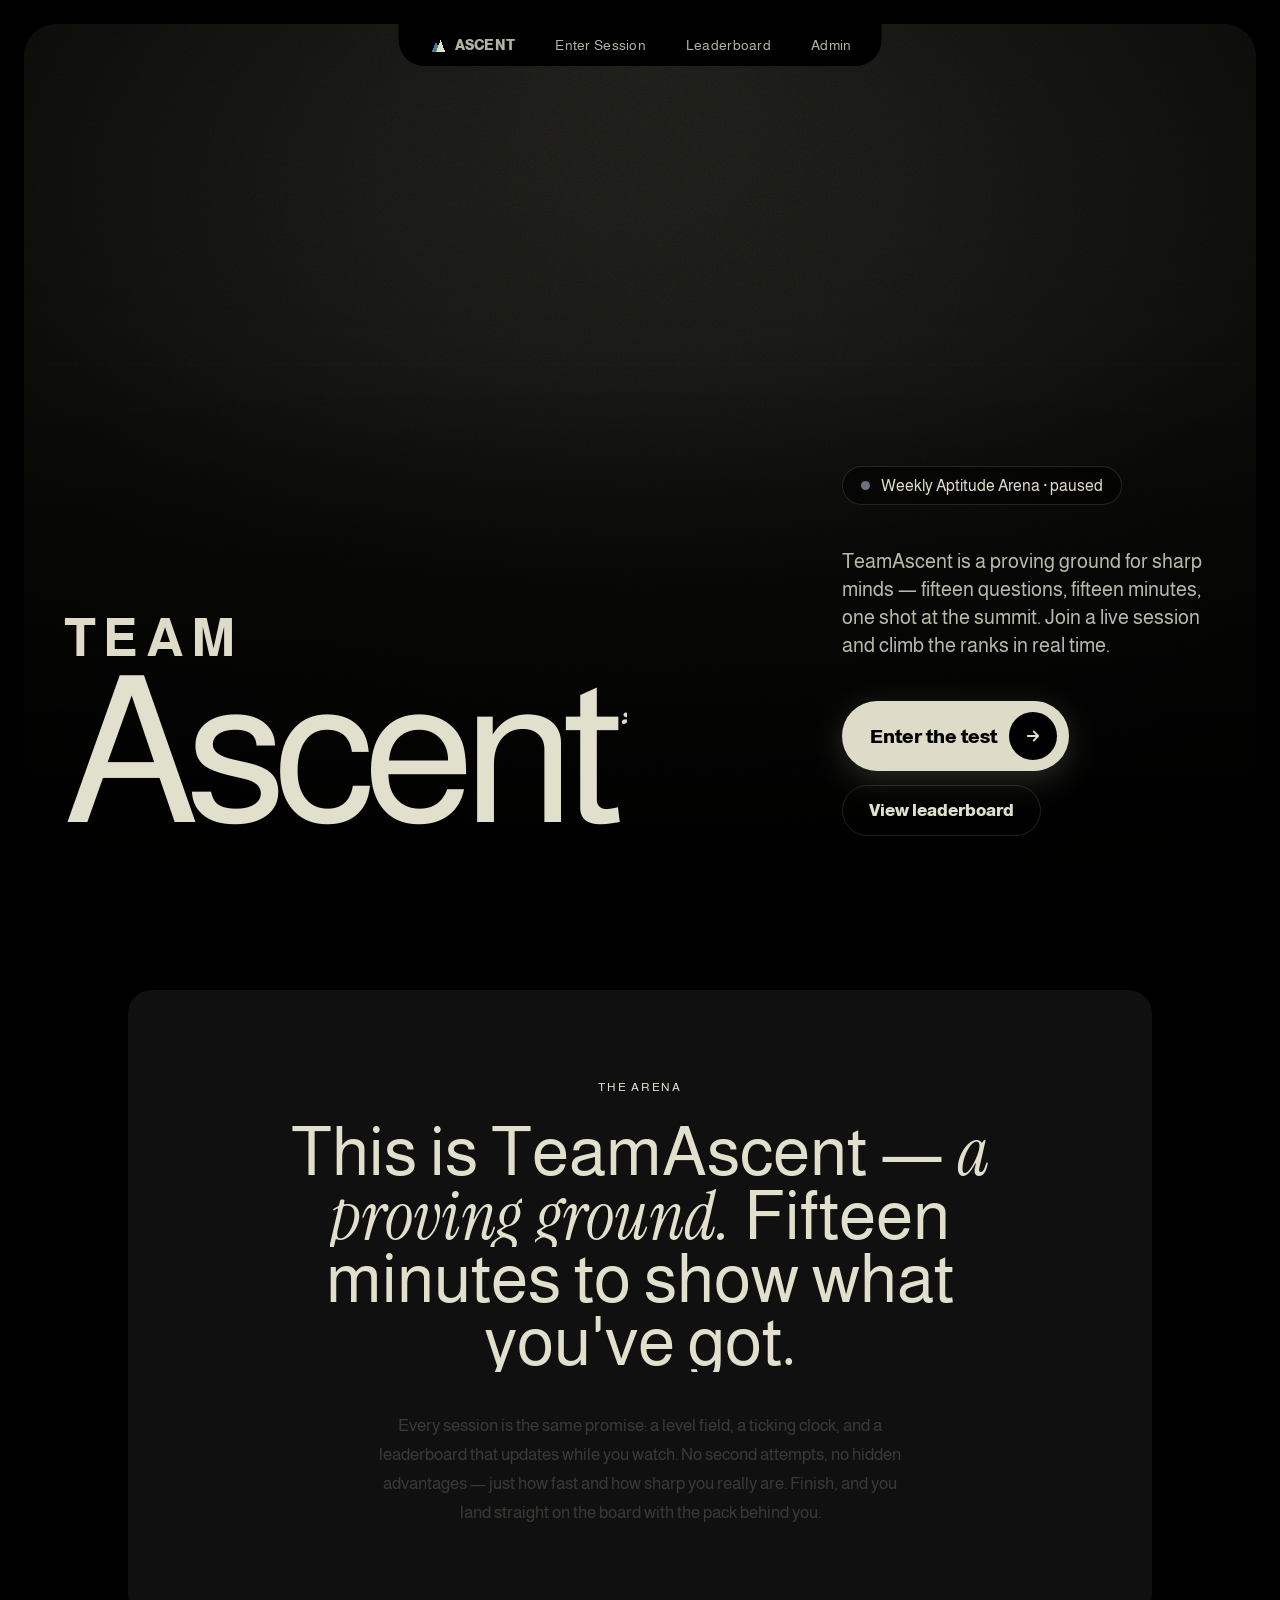
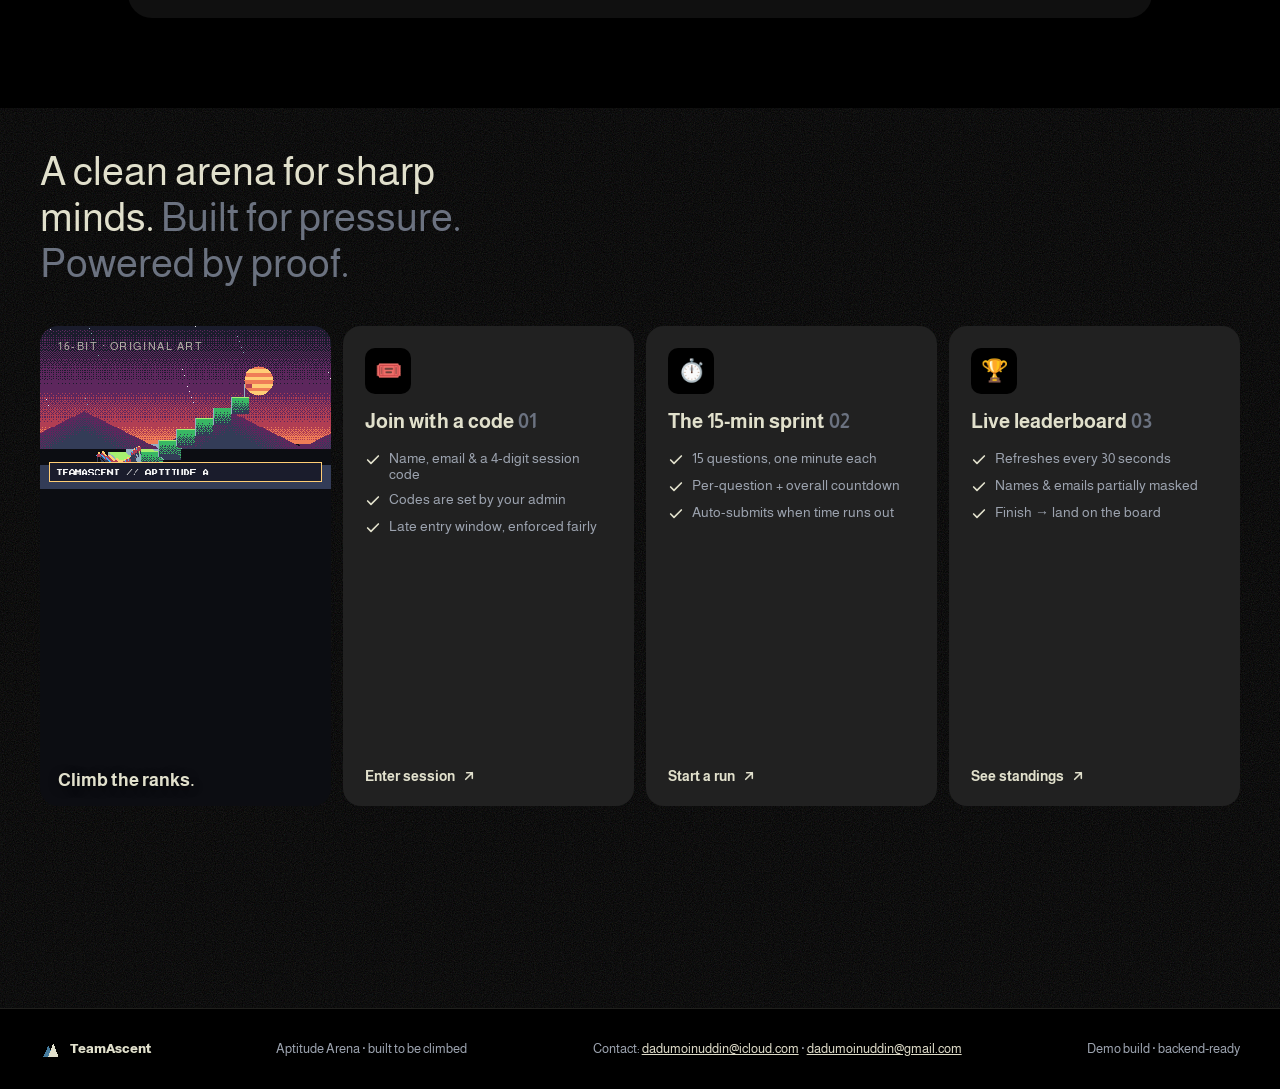
<file: index.html>
<!DOCTYPE html>
<html lang="en">
<head>
  <meta charset="UTF-8" />
  <meta name="viewport" content="width=device-width, initial-scale=1.0" />
  <title>TeamAscent · Aptitude Arena</title>
  <meta name="description" content="TeamAscent Aptitude Arena — 15 questions, 15 minutes, one shot at the summit. Climb the live leaderboard." />
  <link rel="icon" href="data:image/svg+xml,<svg xmlns='http://www.w3.org/2000/svg' viewBox='0 0 24 24'><polygon points='10,21 16,5 22,21' fill='%23E1E0CC'/><polygon points='4,21 10,8 16,21' fill='%23457b9d'/></svg>" />
  <link rel="stylesheet" href="css/prisma.css" />
</head>
<body>

  <!-- ===================== HERO ===================== -->
  <section class="hero">
    <div class="hero-frame">
      <video class="hero-video" id="hero-video" autoplay loop muted playsinline preload="auto">
        <source src="assets/hero-loop.mp4" type="video/mp4" />
      </video>
      <div class="hero-overlay noise-overlay"></div>
      <div class="hero-overlay grad"></div>

      <nav class="nav-pill">
        <a class="nav-brand" href="index.html">
          <svg viewBox="0 0 24 24" shape-rendering="crispEdges"><polygon points="4,21 10,8 16,21" fill="#457b9d"/><polygon points="10,21 16,5 22,21" fill="#E1E0CC"/></svg>
          ASCENT
        </a>
        <a href="join.html">Enter Session</a>
        <a href="leaderboard.html">Leaderboard</a>
        <a href="admin.html">Admin</a>
      </nav>

      <div class="hero-content">
        <h1 class="hero-huge pull" id="hero-title" data-text="Team Ascent" data-asterisk="1"></h1>
        <div class="hero-right">
          <div class="session-chip" id="session-chip" style="display:none;">
            <span class="dot"></span><span id="chip-text">Loading…</span>
          </div>
          <p class="hero-desc">
            TeamAscent is a proving ground for sharp minds — fifteen questions, fifteen
            minutes, one shot at the summit. Join a live session and climb the ranks in real time.
          </p>
          <div class="cta-row">
            <a href="join.html" class="cta">Enter the test
              <span class="circle">
                <svg width="18" height="18" viewBox="0 0 24 24" fill="none" stroke="currentColor" stroke-width="2.4" stroke-linecap="round" stroke-linejoin="round"><path d="M5 12h14M13 6l6 6-6 6"/></svg>
              </span>
            </a>
            <a href="leaderboard.html" class="cta cta-ghost">View leaderboard</a>
          </div>
        </div>
      </div>
    </div>
  </section>

  <!-- ===================== ABOUT ===================== -->
  <section class="about">
    <div class="about-card">
      <div class="about-label">The Arena</div>
      <h2 class="about-head" id="about-head"></h2>
      <p class="about-body" id="about-body">Every session is the same promise: a level field, a ticking clock, and a leaderboard that updates while you watch. No second attempts, no hidden advantages — just how fast and how sharp you really are. Finish, and you land straight on the board with the pack behind you.</p>
    </div>
  </section>

  <!-- ===================== FEATURES ===================== -->
  <section class="features">
    <div class="bg-noise"></div>
    <div class="features-inner">
      <h2 class="features-head" id="features-head"></h2>
      <div class="cards">

        <!-- Card 1: our original pixel art -->
        <div class="card card-media">
          <span class="cap-sub">16-bit · original art</span>
          <canvas id="hero-canvas" class="pix" aria-label="Pixel climber ascending to the summit"></canvas>
          <span class="cap">Climb the ranks.</span>
        </div>

        <!-- Card 2 -->
        <div class="card">
          <div class="card-ico">🎟️</div>
          <h3>Join with a code <span class="num">01</span></h3>
          <ul>
            <li><svg width="16" height="16" viewBox="0 0 24 24" fill="none" stroke="currentColor" stroke-width="2.5" stroke-linecap="round" stroke-linejoin="round"><path d="M20 6 9 17l-5-5"/></svg>Name, email & a 4-digit session code</li>
            <li><svg width="16" height="16" viewBox="0 0 24 24" fill="none" stroke="currentColor" stroke-width="2.5" stroke-linecap="round" stroke-linejoin="round"><path d="M20 6 9 17l-5-5"/></svg>Codes are set by your admin</li>
            <li><svg width="16" height="16" viewBox="0 0 24 24" fill="none" stroke="currentColor" stroke-width="2.5" stroke-linecap="round" stroke-linejoin="round"><path d="M20 6 9 17l-5-5"/></svg>Late entry window, enforced fairly</li>
          </ul>
          <a class="learn" href="join.html">Enter session
            <svg width="16" height="16" viewBox="0 0 24 24" fill="none" stroke="currentColor" stroke-width="2.4" stroke-linecap="round" stroke-linejoin="round"><path d="M5 12h14M13 6l6 6-6 6"/></svg></a>
        </div>

        <!-- Card 3 -->
        <div class="card">
          <div class="card-ico">⏱️</div>
          <h3>The 15-min sprint <span class="num">02</span></h3>
          <ul>
            <li><svg width="16" height="16" viewBox="0 0 24 24" fill="none" stroke="currentColor" stroke-width="2.5" stroke-linecap="round" stroke-linejoin="round"><path d="M20 6 9 17l-5-5"/></svg>15 questions, one minute each</li>
            <li><svg width="16" height="16" viewBox="0 0 24 24" fill="none" stroke="currentColor" stroke-width="2.5" stroke-linecap="round" stroke-linejoin="round"><path d="M20 6 9 17l-5-5"/></svg>Per-question + overall countdown</li>
            <li><svg width="16" height="16" viewBox="0 0 24 24" fill="none" stroke="currentColor" stroke-width="2.5" stroke-linecap="round" stroke-linejoin="round"><path d="M20 6 9 17l-5-5"/></svg>Auto-submits when time runs out</li>
          </ul>
          <a class="learn" href="join.html">Start a run
            <svg width="16" height="16" viewBox="0 0 24 24" fill="none" stroke="currentColor" stroke-width="2.4" stroke-linecap="round" stroke-linejoin="round"><path d="M5 12h14M13 6l6 6-6 6"/></svg></a>
        </div>

        <!-- Card 4 -->
        <div class="card">
          <div class="card-ico">🏆</div>
          <h3>Live leaderboard <span class="num">03</span></h3>
          <ul>
            <li><svg width="16" height="16" viewBox="0 0 24 24" fill="none" stroke="currentColor" stroke-width="2.5" stroke-linecap="round" stroke-linejoin="round"><path d="M20 6 9 17l-5-5"/></svg>Refreshes every 30 seconds</li>
            <li><svg width="16" height="16" viewBox="0 0 24 24" fill="none" stroke="currentColor" stroke-width="2.5" stroke-linecap="round" stroke-linejoin="round"><path d="M20 6 9 17l-5-5"/></svg>Names & emails partially masked</li>
            <li><svg width="16" height="16" viewBox="0 0 24 24" fill="none" stroke="currentColor" stroke-width="2.5" stroke-linecap="round" stroke-linejoin="round"><path d="M20 6 9 17l-5-5"/></svg>Finish → land on the board</li>
          </ul>
          <a class="learn" href="leaderboard.html">See standings
            <svg width="16" height="16" viewBox="0 0 24 24" fill="none" stroke="currentColor" stroke-width="2.4" stroke-linecap="round" stroke-linejoin="round"><path d="M5 12h14M13 6l6 6-6 6"/></svg></a>
        </div>

      </div>
    </div>
  </section>

  <!-- ===================== FOOTER ===================== -->
  <footer class="foot">
    <div class="foot-inner">
      <span class="foot-brand">
        <svg width="20" height="20" viewBox="0 0 24 24" shape-rendering="crispEdges"><polygon points="4,21 10,8 16,21" fill="#457b9d"/><polygon points="10,21 16,5 22,21" fill="#E1E0CC"/></svg>
        TeamAscent
      </span>
      <span>Aptitude Arena · built to be climbed</span>
      <span class="foot-contact">Contact: <a href="mailto:dadumoinuddin@icloud.com">dadumoinuddin@icloud.com</a> · <a href="mailto:dadumoinuddin@gmail.com">dadumoinuddin@gmail.com</a></span>
      <span>Demo build · backend-ready</span>
    </div>
  </footer>

  <script src="js/config.js"></script>
  <script src="js/util.js"></script>
  <script src="js/api.js"></script>
  <script src="js/pixelscene.js"></script>
  <script src="js/landing.js"></script>
</body>
</html>
</file>
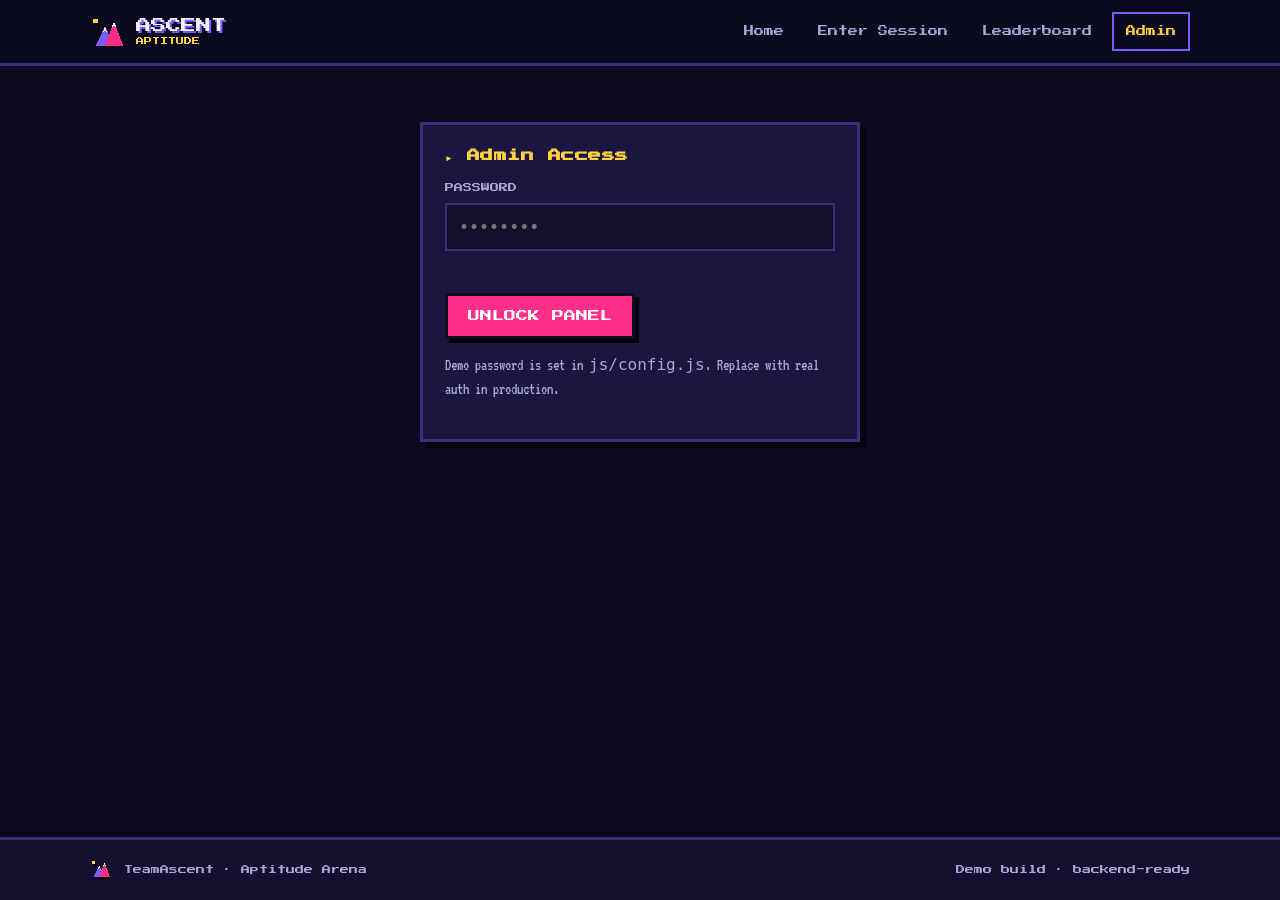
<file: admin.html>
<!DOCTYPE html>
<html lang="en">
<head>
  <meta charset="UTF-8" />
  <meta name="viewport" content="width=device-width, initial-scale=1.0" />
  <title>Admin · TeamAscent</title>
  <link rel="icon" href="data:image/svg+xml,<svg xmlns='http://www.w3.org/2000/svg' viewBox='0 0 24 24'><polygon points='10,21 16,5 22,21' fill='%23ff2e88'/><polygon points='4,21 10,8 16,21' fill='%237c5cff'/></svg>" />
  <link rel="stylesheet" href="css/pixel.css" />
</head>
<body>
  <header id="site-header"></header>

  <main class="section">
    <div class="container">

      <!-- LOGIN -->
      <section id="login-view" class="panel" style="max-width:440px;margin:0 auto;">
        <h1 class="panel-title">▸ Admin Access</h1>
        <form id="login-form" class="stack">
          <label class="field">
            <span>Password</span>
            <input id="admin-pass" type="password" placeholder="••••••••" autocomplete="off" />
          </label>
          <div class="error-text" id="login-error"></div>
          <button class="btn btn-primary" type="submit">Unlock Panel</button>
          <p class="hint">Demo password is set in <code>js/config.js</code>. Replace with real auth in production.</p>
        </form>
      </section>

      <!-- ADMIN APP -->
      <section id="admin-view" class="hidden">
        <div class="row space-between mb">
          <h1 style="font-size:16px;color:var(--accent-3);margin:0;">⚙ Control Panel</h1>
          <button class="btn btn-sm btn-ghost" id="logout-btn">Log out</button>
        </div>

        <div class="tabs">
          <button class="tab is-active" data-tab="questions">Questions</button>
          <button class="tab" data-tab="sessions">Sessions</button>
          <button class="tab" data-tab="participants">Participants</button>
        </div>

        <!-- QUESTIONS TAB -->
        <div class="tab-panel" data-panel="questions">
          <div class="panel">
            <div class="row space-between">
              <h2 class="panel-title" style="margin:0;">Question Bank</h2>
              <span class="pill" id="q-count">0 questions</span>
            </div>
            <div id="q-list" class="mt"></div>
          </div>

          <div class="panel">
            <h2 class="panel-title" id="q-form-title">Add Question</h2>
            <form id="q-form" class="stack">
              <input type="hidden" id="q-id" />
              <label class="field"><span>Question</span>
                <textarea id="q-text" maxlength="300" placeholder="Type the question…" required></textarea>
              </label>
              <div class="grid grid-2">
                <label class="field"><span>Option A</span><input id="q-o0" maxlength="120" required /></label>
                <label class="field"><span>Option B</span><input id="q-o1" maxlength="120" required /></label>
                <label class="field"><span>Option C</span><input id="q-o2" maxlength="120" required /></label>
                <label class="field"><span>Option D</span><input id="q-o3" maxlength="120" required /></label>
              </div>
              <label class="field"><span>Correct Answer</span>
                <select id="q-correct">
                  <option value="0">A</option><option value="1">B</option>
                  <option value="2">C</option><option value="3">D</option>
                </select>
              </label>
              <div class="row">
                <button class="btn btn-primary" type="submit" id="q-save">Save Question</button>
                <button class="btn btn-ghost" type="button" id="q-cancel" style="display:none;">Cancel edit</button>
              </div>
            </form>
          </div>

          <div class="panel">
            <h2 class="panel-title">Bulk Import</h2>
            <p class="inline-note mb">One question per line:<br>
              <code>Question | A | B | C | D | correct(1-4)</code></p>
            <textarea id="bulk-text" placeholder="What is 2+2? | 3 | 4 | 5 | 6 | 2"></textarea>
            <label class="row mt" style="gap:8px;">
              <input type="checkbox" id="bulk-replace" style="width:auto;" />
              <span class="hint">Replace entire bank (otherwise append)</span>
            </label>
            <div class="row mt">
              <button class="btn btn-accent" id="bulk-btn">Import</button>
            </div>
            <div class="error-text mt" id="bulk-error"></div>
          </div>
        </div>

        <!-- SESSIONS TAB -->
        <div class="tab-panel hidden" data-panel="sessions">
          <div class="panel">
            <div class="row space-between">
              <h2 class="panel-title" style="margin:0;">Sessions</h2>
              <span class="row-actions">
                <button class="btn btn-sm btn-danger" id="pause-all">⏸ Pause all</button>
                <button class="btn btn-sm btn-accent" id="resume-all">▶ Resume all</button>
              </span>
            </div>
            <div id="s-list" class="mt"></div>
          </div>

          <div class="panel">
            <h2 class="panel-title" id="s-form-title">New Session</h2>
            <form id="s-form" class="stack">
              <input type="hidden" id="s-id" />
              <div class="grid grid-2">
                <label class="field"><span>Title</span><input id="s-title" maxlength="50" placeholder="Weekly Aptitude Arena" required /></label>
                <label class="field"><span>5-Char Code (letters/digits)</span><input id="s-code" class="code-input" autocapitalize="characters" maxlength="5" placeholder="ASC01" required /></label>
                <label class="field"><span>Start Time</span><input id="s-start" type="datetime-local" required /></label>
                <label class="field"><span>Test Duration / Participant (min)</span><input id="s-duration" type="number" min="1" max="240" value="15" /></label>
                <label class="field"><span>Seconds / Question</span><input id="s-perq" type="number" min="5" max="600" value="60" /></label>
                <label class="field"><span>Join Window (min)</span><input id="s-join" type="number" min="1" max="600" value="90" /></label>
                <label class="field"><span>Close After (hours)</span><input id="s-close" type="number" min="1" max="72" value="3" /></label>
              </div>
              <div class="row">
                <button class="btn btn-primary" type="submit">Save Session</button>
                <button class="btn btn-accent" type="button" id="s-startnow">Set start = now</button>
                <button class="btn btn-ghost" type="button" id="s-cancel" style="display:none;">Cancel edit</button>
              </div>
            </form>
          </div>
        </div>

        <!-- PARTICIPANTS TAB -->
        <div class="tab-panel hidden" data-panel="participants">
          <div class="panel">
            <div class="row space-between">
              <h2 class="panel-title" style="margin:0;">Participants</h2>
              <select id="p-session" style="max-width:280px;"></select>
            </div>
            <div id="p-list" class="mt"></div>
          </div>
        </div>

      </section>
    </div>
  </main>

  <footer id="site-footer"></footer>

  <script src="js/config.js"></script>
  <script src="js/util.js"></script>
  <script src="js/api.js"></script>
  <script src="js/admin.js"></script>
</body>
</html>
</file>
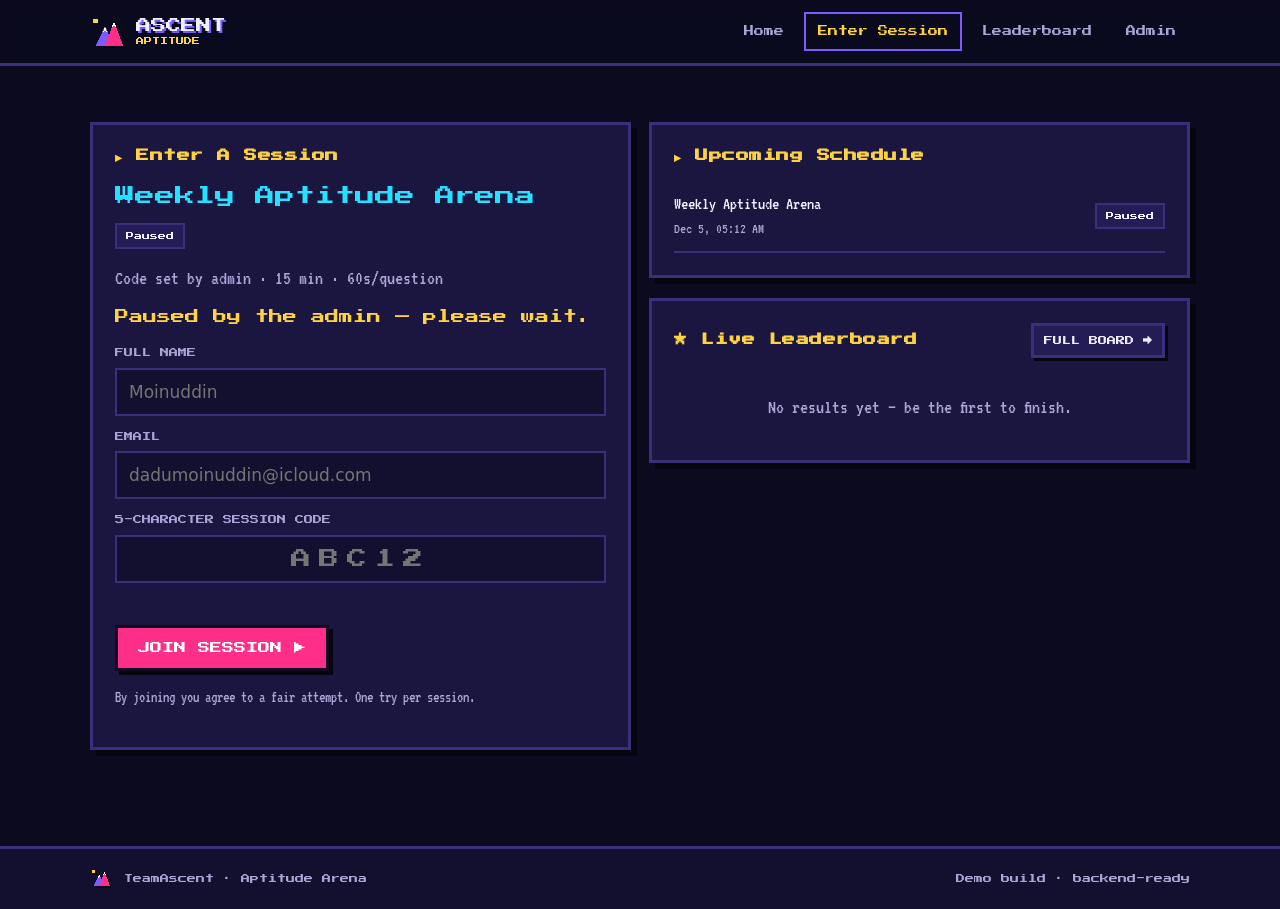
<file: join.html>
<!DOCTYPE html>
<html lang="en">
<head>
  <meta charset="UTF-8" />
  <meta name="viewport" content="width=device-width, initial-scale=1.0" />
  <title>Enter Session · TeamAscent</title>
  <link rel="icon" href="data:image/svg+xml,<svg xmlns='http://www.w3.org/2000/svg' viewBox='0 0 24 24'><polygon points='10,21 16,5 22,21' fill='%23ff2e88'/><polygon points='4,21 10,8 16,21' fill='%237c5cff'/></svg>" />
  <link rel="stylesheet" href="css/pixel.css" />
</head>
<body>
  <header id="site-header"></header>

  <main class="section">
    <div class="container">
      <div class="grid grid-2">

        <!-- LEFT: join form + countdown -->
        <div>
          <div class="panel">
            <h1 class="panel-title">▸ Enter A Session</h1>
            <div id="session-banner" class="stack mb"></div>

            <form id="join-form" class="stack" autocomplete="off">
              <label class="field">
                <span>Full Name</span>
                <input id="f-name" type="text" maxlength="40" placeholder="Moinuddin" required />
              </label>
              <label class="field">
                <span>Email</span>
                <input id="f-email" type="email" maxlength="60" placeholder="dadumoinuddin@icloud.com" required />
              </label>
              <label class="field">
                <span>5-Character Session Code</span>
                <input id="f-code" class="code-input" autocapitalize="characters" maxlength="5" placeholder="ABC12" required />
              </label>
              <div class="error-text" id="join-error"></div>
              <button type="submit" class="btn btn-primary" id="join-btn">Join Session ▶</button>
              <p class="hint">By joining you agree to a fair attempt. One try per session.</p>
            </form>
          </div>
        </div>

        <!-- RIGHT: schedule + mini leaderboard -->
        <div class="stack">
          <div class="panel">
            <h2 class="panel-title">▸ Upcoming Schedule</h2>
            <div id="schedule"><p class="muted">Loading…</p></div>
          </div>

          <div class="panel">
            <div class="row space-between">
              <h2 class="panel-title" style="margin:0;">★ Live Leaderboard</h2>
              <a href="leaderboard.html" class="btn btn-sm btn-ghost">Full Board →</a>
            </div>
            <ol class="mini-board mt" id="mini-board">
              <li class="mini-empty">No results yet.</li>
            </ol>
          </div>
        </div>

      </div>
    </div>
  </main>

  <footer id="site-footer"></footer>

  <script src="js/config.js"></script>
  <script src="js/util.js"></script>
  <script src="js/api.js"></script>
  <script src="js/join.js"></script>
</body>
</html>
</file>
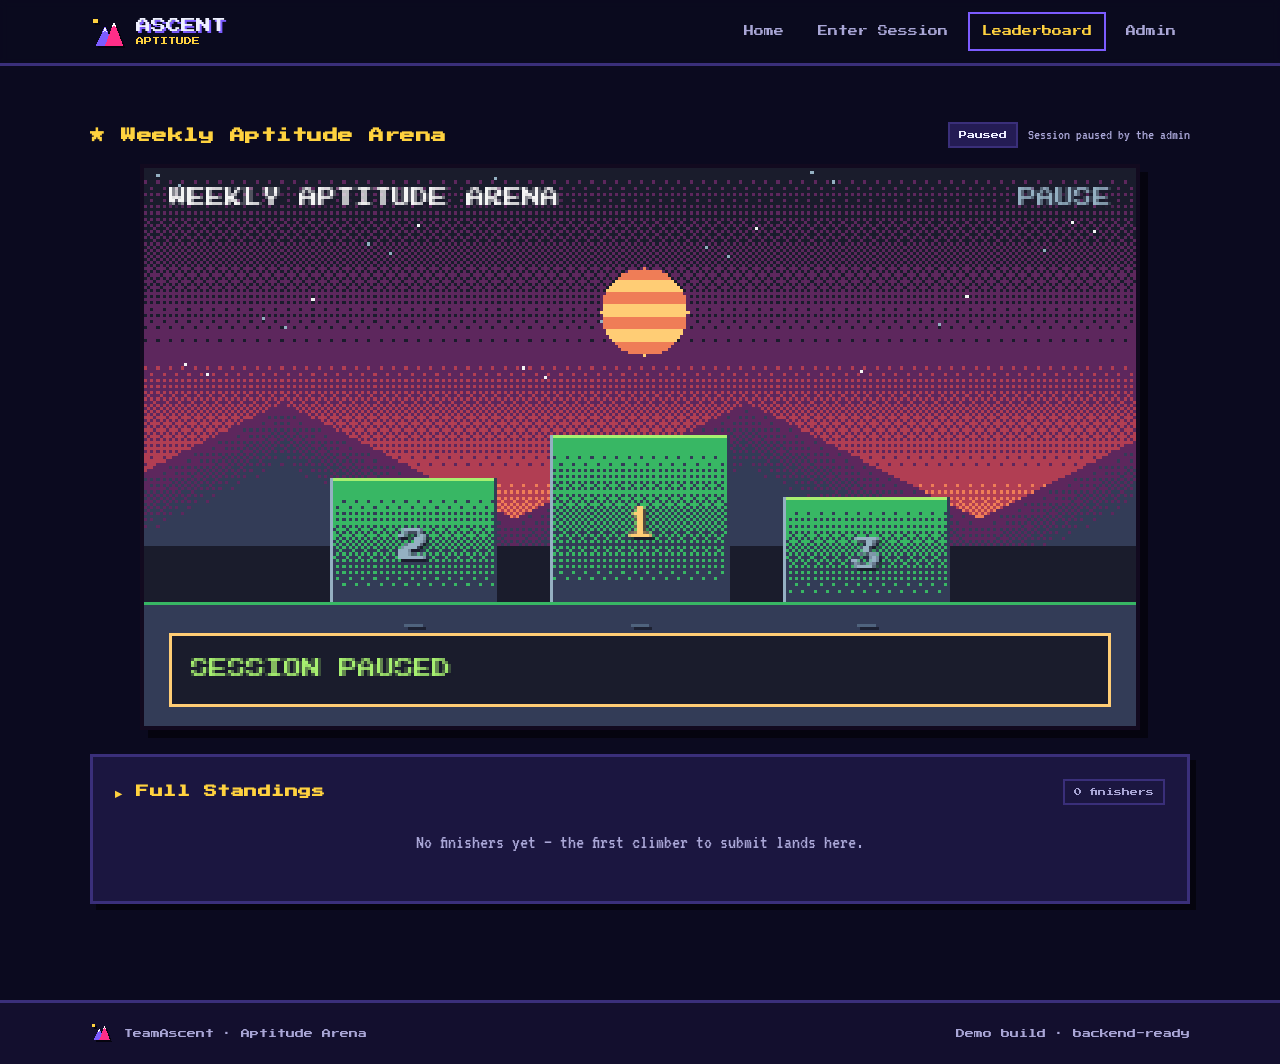
<file: leaderboard.html>
<!DOCTYPE html>
<html lang="en">
<head>
  <meta charset="UTF-8" />
  <meta name="viewport" content="width=device-width, initial-scale=1.0" />
  <title>Standings · TeamAscent</title>
  <link rel="icon" href="data:image/svg+xml,<svg xmlns='http://www.w3.org/2000/svg' viewBox='0 0 24 24'><polygon points='10,21 16,5 22,21' fill='%23ff2e88'/><polygon points='4,21 10,8 16,21' fill='%237c5cff'/></svg>" />
  <link rel="stylesheet" href="css/pixel.css" />
  <style>
    .board-head { display:flex; justify-content:space-between; align-items:center; gap:14px; flex-wrap:wrap; margin-bottom:16px; }
    .board-head h1 { font-size:15px; color:var(--accent-3); margin:0; }
    #board-frame {
      border:4px solid #120a1f; box-shadow:8px 8px 0 var(--shadow);
      background:#1a1c2c; line-height:0; max-width:1000px; margin:0 auto 24px;
    }
    #board-canvas { display:block; width:100%; height:auto; image-rendering:pixelated; image-rendering:crisp-edges; }
    .lb-list { list-style:none; margin:0; padding:0; }
    .lb-row {
      display:grid; grid-template-columns:48px 1fr 70px; gap:12px; align-items:center;
      padding:12px 8px; border-bottom:2px solid var(--border);
    }
    .lb-row.me { background:#2d2550; }
    .lb-rank { font-family:var(--font-pixel); font-size:13px; color:var(--accent-3); }
    .lb-name { font-size:19px; }
    .lb-name .you { font-family:var(--font-pixel); font-size:8px; color:#06121a; background:var(--cyan); padding:2px 6px; margin-left:8px; }
    .lb-email { color:var(--ink-dim); font-size:15px; margin-top:2px; }
    .lb-tabs { font-family:var(--font-pixel); font-size:8px; color:var(--ink-dim); margin-top:5px; }
    .lb-tabs.warn { color:var(--red); }
    .lb-score { font-family:var(--font-pixel); font-size:14px; color:var(--cyan); text-align:right; }
    .lb-top1 .lb-score { color:var(--accent-3); }
    .lb-empty { text-align:center; color:var(--ink-dim); padding:22px 0; }
    @media (max-width:640px){
      .lb-row{ grid-template-columns:38px 1fr 56px; }
      .lb-email{ display:none; }
    }
  </style>
</head>
<body>
  <header id="site-header"></header>

  <main class="section">
    <div class="container">
      <div class="board-head">
        <h1 id="board-title">★ Standings</h1>
        <div class="row" style="gap:10px;">
          <span class="pill" id="board-status">—</span>
          <span class="muted" id="board-sub" style="font-size:15px;"></span>
        </div>
      </div>

      <div id="board-frame">
        <canvas id="board-canvas" aria-label="Pixel-art leaderboard podium"></canvas>
      </div>

      <div class="panel">
        <div class="row space-between">
          <h2 class="panel-title" style="margin:0;">▸ Full Standings</h2>
          <span class="pill" id="finisher-count">0 finishers</span>
        </div>
        <ol class="lb-list mt" id="lb-list">
          <li class="lb-empty">Loading…</li>
        </ol>
      </div>
    </div>
  </main>

  <footer id="site-footer"></footer>

  <script src="js/config.js"></script>
  <script src="js/util.js"></script>
  <script src="js/api.js"></script>
  <script src="js/leaderboard.js"></script>
</body>
</html>
</file>
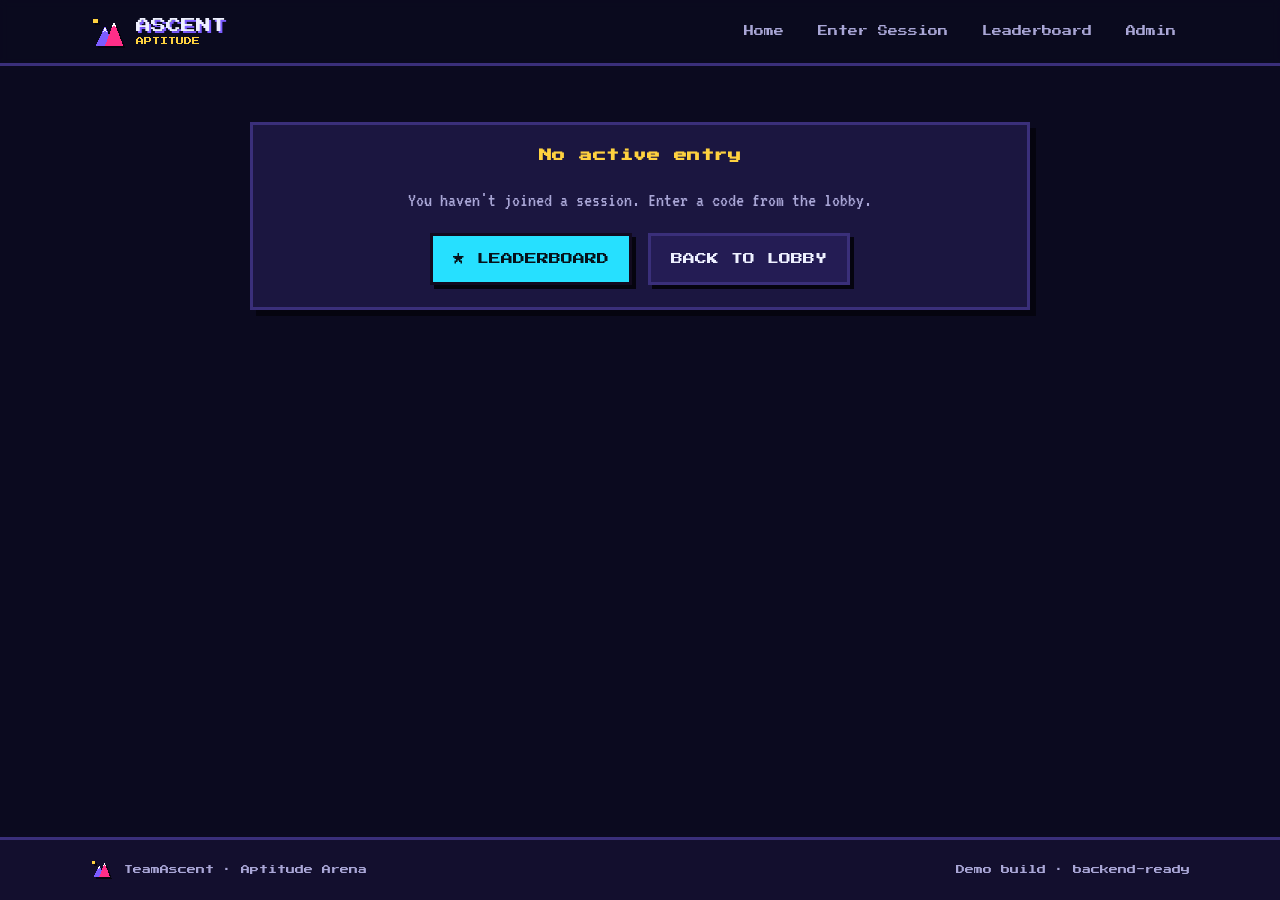
<file: test.html>
<!DOCTYPE html>
<html lang="en">
<head>
  <meta charset="UTF-8" />
  <meta name="viewport" content="width=device-width, initial-scale=1.0" />
  <title>Arena · TeamAscent</title>
  <link rel="icon" href="data:image/svg+xml,<svg xmlns='http://www.w3.org/2000/svg' viewBox='0 0 24 24'><polygon points='10,21 16,5 22,21' fill='%23ff2e88'/><polygon points='4,21 10,8 16,21' fill='%237c5cff'/></svg>" />
  <link rel="stylesheet" href="css/pixel.css" />
</head>
<body>
  <header id="site-header"></header>

  <main class="section">
    <div class="container" style="max-width:780px;">

      <!-- WAITING ROOM -->
      <section id="view-wait" class="panel center hidden">
        <h1 class="panel-title">▸ Waiting Room</h1>
        <p id="wait-title" class="big-num mb"></p>
        <p class="muted mb">The test unlocks automatically when the timer hits zero.</p>
        <div id="wait-countdown" class="countdown cd-big"></div>
        <p id="wait-note" class="muted mt"></p>
      </section>

      <!-- TEST -->
      <section id="view-test" class="hidden">
        <div class="test-top">
          <span class="pill pill-live" id="q-counter">Q 1 / 15</span>
          <div class="row" style="gap:10px;">
            <span class="netping" id="netping" title="Your connection to the server">● -- ms</span>
            <div class="qtimer" id="q-timer">01:00</div>
          </div>
        </div>
        <div class="progress-track"><div class="progress-fill" id="q-progress"></div></div>

        <div class="panel mt">
          <p class="qtext" id="q-text">…</p>
          <div class="options" id="q-options"></div>
          <div class="row space-between mt">
            <span class="muted" id="q-session-timer">Session: --:--</span>
            <button class="btn btn-accent" id="q-next">Next ▶</button>
          </div>
        </div>
      </section>

      <!-- CLOSED / INFO -->
      <section id="view-info" class="panel center hidden">
        <h1 class="panel-title" id="info-title">▸ Notice</h1>
        <p id="info-msg" class="muted mb"></p>
        <div class="hero-cta" style="justify-content:center;">
          <a href="leaderboard.html" class="btn btn-accent">★ Leaderboard</a>
          <a href="join.html" class="btn btn-ghost">Back to Lobby</a>
        </div>
      </section>

    </div>
  </main>

  <footer id="site-footer"></footer>

  <!-- Proctor warning overlay -->
  <div id="proctor-overlay" class="proctor-overlay hidden">
    <div class="proctor-box">
      <div class="proctor-icon">⚠</div>
      <h2 id="proctor-title">Stay on the test</h2>
      <p id="proctor-msg">Leaving the test window is not allowed during a live session. Your timer keeps running.</p>
      <div class="strikes" id="strikes"></div>
      <button class="btn btn-primary" id="proctor-resume">Return to test</button>
    </div>
  </div>

  <script src="js/config.js"></script>
  <script src="js/util.js"></script>
  <script src="js/api.js"></script>
  <script src="js/test.js"></script>
</body>
</html>
</file>
<file: css/prisma.css>
/* =============================================================
   TeamAscent — Landing: cinematic / cream (Prisma-inspired)
   Vanilla, mobile-first, dependency-free.
   ============================================================= */

@import url('https://fonts.googleapis.com/css2?family=Almarai:wght@300;400;700;800&family=Instrument+Serif:ital@1&family=Press+Start+2P&display=swap');

:root {
  --bg: #000000;
  --card: #101010;
  --card-2: #212121;
  --cream: #E1E0CC;
  --cream-2: #DEDBC8;
  --muted: #9ca3af;   /* gray-400 */
  --muted-2: #6b7280; /* gray-500 */
  --rule: rgba(225,224,204,0.14);
}

* { box-sizing: border-box; }
html { scroll-behavior: smooth; -webkit-text-size-adjust: 100%; }
body {
  margin: 0; background: var(--bg); color: var(--cream);
  font-family: 'Almarai', -apple-system, BlinkMacSystemFont, 'Segoe UI', Roboto, sans-serif;
  font-weight: 400; overflow-x: hidden;
}
a { color: inherit; text-decoration: none; }
.serif { font-family: 'Instrument Serif', serif; font-style: italic; font-weight: 400; }

/* Noise textures (inline SVG feTurbulence) */
.noise-overlay {
  background-image: url("data:image/svg+xml,%3Csvg xmlns='http://www.w3.org/2000/svg'%3E%3Cfilter id='n'%3E%3CfeTurbulence type='fractalNoise' baseFrequency='0.85' numOctaves='3' stitchTiles='stitch'/%3E%3C/filter%3E%3Crect width='100%25' height='100%25' filter='url(%23n)'/%3E%3C/svg%3E");
}
.bg-noise {
  background-image: url("data:image/svg+xml,%3Csvg xmlns='http://www.w3.org/2000/svg'%3E%3Cfilter id='n'%3E%3CfeTurbulence type='fractalNoise' baseFrequency='0.9' numOctaves='4' stitchTiles='stitch'/%3E%3C/filter%3E%3Crect width='100%25' height='100%25' filter='url(%23n)'/%3E%3C/svg%3E");
}

.wrap { width: min(1280px, 100%); margin: 0 auto; }

/* ============================ HERO ============================ */
.hero {
  min-height: 100vh; min-height: 100svh; padding: 14px;
}
@media (min-width: 768px) { .hero { padding: 24px; } }

.hero-frame {
  position: relative; width: 100%; height: calc(100svh - 28px);
  border-radius: 20px; overflow: hidden;
  background: radial-gradient(120% 120% at 50% 0%, #2a2a24 0%, #0a0a08 55%, #000 100%);
}
@media (min-width: 768px) { .hero-frame { height: calc(100svh - 48px); border-radius: 32px; } }

.hero-video {
  position: absolute; inset: 0; width: 100%; height: 100%;
  object-fit: cover; opacity: 0; transition: opacity 1s linear; z-index: 0;
  will-change: opacity;
}
.hero-overlay { position: absolute; inset: 0; z-index: 1; pointer-events: none; }
.hero-overlay.noise-overlay { opacity: 0.7; mix-blend-mode: overlay; }
.hero-overlay.grad {
  background: linear-gradient(180deg, rgba(0,0,0,0.35) 0%, rgba(0,0,0,0) 40%, rgba(0,0,0,0.75) 100%);
}

/* Navbar pill (hangs from top) */
.nav-pill {
  position: absolute; top: 0; left: 50%; transform: translateX(-50%); z-index: 5;
  background: #000; border-radius: 0 0 18px 18px;
  padding: 10px 18px; display: flex; gap: 14px; align-items: center;
  max-width: 94%;
}
@media (min-width: 768px) { .nav-pill { padding: 12px 30px; gap: 40px; border-radius: 0 0 26px 26px; } }
.nav-pill a {
  font-size: 11px; letter-spacing: .02em; color: rgba(225,224,204,0.8);
  white-space: nowrap; transition: color .2s;
}
@media (min-width: 768px) { .nav-pill a { font-size: 14px; } }
.nav-pill a:hover, .nav-pill a.active { color: var(--cream); }
.nav-brand { display: flex; align-items: center; gap: 8px; font-weight: 800; }
.nav-brand svg { width: 18px; height: 18px; }

/* Hero content bottom-aligned */
.hero-content {
  position: absolute; left: 0; right: 0; bottom: 0; z-index: 4;
  padding: 24px; display: grid; grid-template-columns: 1fr; gap: 18px;
}
@media (min-width: 900px) {
  .hero-content { grid-template-columns: 8fr 4fr; align-items: end; padding: 40px; gap: 30px; }
}
.hero-huge {
  font-weight: 500; line-height: 0.82; letter-spacing: -0.06em; color: var(--cream);
  font-size: 23vw; margin: 0; position: relative;
  display: flex; flex-direction: column; align-items: flex-start;
}
@media (min-width: 640px) { .hero-huge { font-size: 22vw; } }
@media (min-width: 900px) { .hero-huge { font-size: 19vw; } }
@media (min-width: 1280px) { .hero-huge { font-size: 16vw; } }
.hero-huge .star {
  font-size: 0.28em; vertical-align: super; margin-left: 0.04em; color: var(--cream-2);
}
/* "Team" — small label stacked above the giant word */
.hero-huge .pre {
  display: block; font-size: 0.26em; font-weight: 700;
  letter-spacing: 0.14em; text-transform: uppercase;
  color: var(--cream-2); margin-bottom: 0.08em; line-height: 1;
}
.hero-right { display: flex; flex-direction: column; gap: 22px; }
.hero-desc {
  color: rgba(225,224,204,0.82); font-size: 17px; line-height: 1.35; max-width: 44ch;
}
@media (min-width: 768px) { .hero-desc { font-size: 20px; line-height: 1.4; } }

/* Word pull-up animation */
.pull .word { display: inline-block; overflow: hidden; vertical-align: top; }
.pull .word .inner {
  display: inline-block; transform: translateY(1.05em); opacity: 0;
  transition: transform .7s cubic-bezier(.16,1,.3,1), opacity .7s;
}
.pull.in .word .inner { transform: translateY(0); opacity: 1; }

/* CTA */
.cta-row { display: flex; gap: 14px; flex-wrap: wrap; }
.cta {
  display: inline-flex; align-items: center; gap: 12px;
  background: var(--cream-2); color: #000; border-radius: 999px;
  padding: 11px 12px 11px 28px; font-weight: 800; font-size: 19px;
  transition: gap .2s, transform .2s, box-shadow .2s;
  box-shadow: 0 8px 30px rgba(222,219,200,0.18);
}
.cta:hover { gap: 18px; transform: translateY(-1px); box-shadow: 0 12px 36px rgba(222,219,200,0.28); }
.cta .circle {
  width: 48px; height: 48px; border-radius: 50%; background: #000; color: var(--cream);
  display: grid; place-items: center; transition: transform .2s;
}
.cta:hover .circle { transform: scale(1.1); }
.cta-ghost {
  background: transparent; color: var(--cream); border: 1.5px solid var(--rule);
  padding: 15px 26px; font-size: 17px; box-shadow: none;
}
.cta-ghost:hover { border-color: var(--cream); box-shadow: none; }
@media (max-width: 560px) {
  .cta-row { flex-direction: column; align-items: stretch; }
  .cta { justify-content: space-between; font-size: 20px; }
  .cta-ghost { justify-content: center; }
}

/* Live session chip */
.session-chip {
  display: inline-flex; align-items: center; gap: 11px; align-self: flex-start;
  background: rgba(0,0,0,0.55); border: 1px solid var(--rule); border-radius: 999px;
  padding: 10px 18px; font-size: 16px; color: var(--cream-2);
}
.session-chip .dot { width: 9px; height: 9px; border-radius: 50%; background: #d62828; animation: blip 1.4s infinite; }
.session-chip.soon .dot { background: #e8b64a; }
.session-chip.closed .dot { background: var(--muted-2); animation: none; }
@keyframes blip { 0%,100%{opacity:1} 50%{opacity:.25} }
.session-chip b { font-variant-numeric: tabular-nums; }

/* ============================ ABOUT ============================ */
.about { background: var(--bg); padding: 90px 16px; }
.about-card {
  background: var(--card); border-radius: 24px; max-width: 1024px; margin: 0 auto;
  text-align: center; padding: 60px 24px;
}
@media (min-width: 768px) { .about-card { padding: 90px 50px; } }
.about-label { color: var(--cream); font-size: 11px; letter-spacing: .14em; text-transform: uppercase; margin-bottom: 26px; }
@media (min-width: 640px) { .about-label { font-size: 12px; } }
.about-head {
  font-size: clamp(30px, 6vw, 68px); line-height: 0.92; max-width: 22ch; margin: 0 auto;
  font-weight: 400;
}
.about-head .serif { color: var(--cream); }
.about-body {
  color: var(--cream-2); font-size: 14px; line-height: 1.7; max-width: 60ch;
  margin: 40px auto 0; overflow-wrap: break-word; word-break: normal; white-space: normal;
}
@media (min-width: 768px) { .about-body { font-size: 17px; } }
.about-body .char { transition: opacity .1s linear; }

/* ============================ FEATURES ============================ */
.features { position: relative; background: var(--bg); padding: 40px 16px 110px; min-height: 100vh; }
.features .bg-noise { position: absolute; inset: 0; opacity: 0.15; pointer-events: none; }
.features-inner { position: relative; max-width: 1200px; margin: 0 auto; }
.features-head {
  font-size: clamp(20px, 3.5vw, 40px); font-weight: 400; line-height: 1.15;
  margin: 0 0 40px; max-width: 24ch;
}
.features-head .dim { color: var(--muted-2); }

.cards { display: grid; grid-template-columns: 1fr; gap: 12px; }
@media (min-width: 700px) { .cards { grid-template-columns: 1fr 1fr; } }
@media (min-width: 1040px) { .cards { grid-template-columns: repeat(4, 1fr); min-height: 480px; } }

.card {
  background: var(--card-2); border-radius: 18px; padding: 22px; position: relative;
  overflow: hidden; display: flex; flex-direction: column;
  opacity: 0; transform: translateY(16px) scale(0.97);
  transition: opacity .6s cubic-bezier(.22,1,.36,1), transform .6s cubic-bezier(.22,1,.36,1);
}
.card.in { opacity: 1; transform: none; }
.card-media { background: #0c0d12; padding: 0; align-items: stretch; }
.card-media .pix { width: 100%; display: block; }
.card-media .cap {
  position: absolute; left: 18px; bottom: 16px; color: var(--cream); font-weight: 700;
  font-size: 18px; text-shadow: 0 2px 10px rgba(0,0,0,.6); z-index: 2;
}
.card-media .cap-sub { position:absolute; left:18px; top:14px; z-index:2; font-size:11px; letter-spacing:.14em; text-transform:uppercase; color:rgba(225,224,204,.75); }
.card-ico {
  width: 46px; height: 46px; border-radius: 10px; display: grid; place-items: center;
  background: #000; color: var(--cream); font-size: 22px; margin-bottom: 16px;
}
.card h3 { font-size: 20px; font-weight: 700; margin: 0 0 4px; }
.card .num { color: var(--muted-2); font-weight: 700; }
.card ul { list-style: none; margin: 14px 0 0; padding: 0; display: grid; gap: 9px; }
.card li { display: flex; gap: 8px; align-items: flex-start; color: var(--muted); font-size: 14px; }
.card li svg { flex: none; margin-top: 2px; color: var(--cream); }
.card .learn {
  margin-top: auto; padding-top: 16px; display: inline-flex; align-items: center; gap: 6px;
  color: var(--cream); font-weight: 700; font-size: 14px;
}
.card .learn svg { transform: rotate(-45deg); transition: transform .2s; }
.card .learn:hover svg { transform: rotate(-45deg) translateX(3px); }

/* ============================ FOOTER ============================ */
.foot { background: #000; border-top: 1px solid var(--rule); padding: 30px 16px; }
.foot-inner {
  max-width: 1200px; margin: 0 auto; display: flex; justify-content: space-between;
  gap: 14px; flex-wrap: wrap; color: var(--muted); font-size: 13px; align-items: center;
}
.foot-brand { display: flex; align-items: center; gap: 10px; color: var(--cream); font-weight: 800; }
.foot-contact a { color: var(--cream-2); text-decoration: underline; }
.foot-contact a:hover { color: var(--cream); }

/* ================= MOBILE OPTIMISATION ================= */
@media (max-width: 820px) {
  .hero { padding: 10px; }
  /* let the hero grow to fit its content instead of clipping it */
  .hero-frame { height: auto; min-height: calc(100vh - 20px); min-height: calc(100svh - 20px); border-radius: 18px; }
  .nav-pill {
    gap: 8px 14px; padding: 8px 14px; max-width: 96%;
    flex-wrap: wrap; justify-content: center; border-radius: 0 0 16px 16px;
  }
  .nav-pill a { font-size: 11px; }
  .hero-content {
    position: relative; grid-template-columns: 1fr;
    padding: 86px 18px 30px; gap: 16px;
  }
  .hero-huge { font-size: 18vw; }
  .hero-desc { font-size: 15px; line-height: 1.35; max-width: 100%; }
  .hero-right { gap: 16px; }
  .about { padding: 60px 14px; }
  .about-card { padding: 46px 20px; border-radius: 18px; }
  .about-head { font-size: clamp(26px, 7vw, 44px); }
  .about-body { font-size: 15px; }
  .features { padding: 28px 14px 80px; }
  .features-head { margin-bottom: 26px; }
}
@media (max-width: 440px) {
  .hero-huge { font-size: 19vw; }
  .hero-desc { font-size: 14px; }
  .nav-pill a { font-size: 10px; }
  .session-chip { font-size: 14px; padding: 8px 14px; }
  .cta { font-size: 18px; }
  .card h3 { font-size: 18px; }
}
</file>
<file: css/pixel.css>
/* =============================================================
   TeamAscent — Pixel / arcade theme
   (Leaderboard uses its own editorial theme: css/board.css)
   ============================================================= */

@import url('https://fonts.googleapis.com/css2?family=Press+Start+2P&family=VT323&display=swap');

:root {
  --bg: #0b0a1f;
  --bg-2: #130f2e;
  --panel: #1b1640;
  --panel-2: #241c54;
  --ink: #eef0ff;
  --ink-dim: #a9a6d6;

  --accent: #ff2e88;    /* magenta */
  --accent-2: #7c5cff;  /* violet */
  --accent-3: #ffd23f;  /* sun yellow */
  --cyan: #26e0ff;
  --green: #35e06b;
  --red: #ff4d5e;

  --border: #3a2f7a;
  --shadow: #05040f;

  --font-pixel: 'Press Start 2P', 'Courier New', monospace;
  --font-body: 'VT323', 'Courier New', monospace;
  /* Always-available, highly readable stack for question/answer/form text.
     Works even if web fonts are blocked or the device is offline. */
  --font-read: system-ui, -apple-system, BlinkMacSystemFont, 'Segoe UI', Roboto, Helvetica, Arial, sans-serif;
}

* { box-sizing: border-box; }

html { scroll-behavior: smooth; }

body {
  margin: 0;
  background: var(--bg);
  color: var(--ink);
  font-family: var(--font-body);
  font-size: 20px;
  line-height: 1.5;
  image-rendering: pixelated;
  min-height: 100vh;
  display: flex;
  flex-direction: column;
  -webkit-text-size-adjust: 100%;
  text-size-adjust: 100%;
}

img, svg { image-rendering: pixelated; }

h1, h2, h3, .pixel {
  font-family: var(--font-pixel);
  line-height: 1.4;
  letter-spacing: 0.5px;
}

a { color: var(--cyan); text-decoration: none; }

/* ---------- Layout ---------- */
.container { width: min(1100px, 92vw); margin: 0 auto; }
main { flex: 1; width: 100%; }
.section { padding: 56px 0; }
.center { text-align: center; }

/* ---------- Header ---------- */
#site-header {
  position: sticky; top: 0; z-index: 50;
  background: rgba(11,10,31,0.9);
  -webkit-backdrop-filter: blur(4px);
  backdrop-filter: blur(4px);
  border-bottom: 3px solid var(--border);
}
.header-inner {
  width: min(1100px, 92vw); margin: 0 auto;
  display: flex; align-items: center; gap: 18px;
  padding: 12px 0;
}
.brand { display: flex; align-items: center; gap: 10px; }
.brand-text { display: flex; flex-direction: column; line-height: 1; }
.brand-name {
  font-family: var(--font-pixel); font-size: 15px; color: var(--ink);
  text-shadow: 2px 2px 0 var(--accent-2);
}
.brand-sub { font-family: var(--font-pixel); font-size: 8px; color: var(--accent-3); margin-top: 4px; }
.logo-mark { filter: drop-shadow(2px 2px 0 var(--shadow)); }

.nav { margin-left: auto; display: flex; gap: 6px; }
.nav-link {
  font-family: var(--font-pixel); font-size: 10px;
  color: var(--ink-dim); padding: 10px 12px; border: 2px solid transparent;
}
.nav-link:hover { color: var(--ink); border-color: var(--border); }
.nav-link.is-active { color: var(--accent-3); border-color: var(--accent-2); }
.nav-toggle {
  display: none; margin-left: auto; background: var(--panel);
  color: var(--ink); border: 2px solid var(--border); font-size: 18px;
  padding: 6px 10px; cursor: pointer;
}

/* ---------- Buttons ---------- */
.btn {
  font-family: var(--font-pixel); font-size: 12px;
  display: inline-flex; align-items: center; justify-content: center; gap: 8px;
  padding: 14px 20px; cursor: pointer;
  color: #120a1f; background: var(--accent-3);
  border: 3px solid #120a1f;
  box-shadow: 4px 4px 0 var(--shadow);
  transition: transform .06s, box-shadow .06s;
  text-transform: uppercase;
}
.btn:hover { transform: translate(-1px,-1px); box-shadow: 6px 6px 0 var(--shadow); }
.btn:active { transform: translate(2px,2px); box-shadow: 1px 1px 0 var(--shadow); }
.btn-primary { background: var(--accent); color: #fff; }
.btn-accent  { background: var(--cyan); color: #06121a; }
.btn-ghost   { background: var(--panel-2); color: var(--ink); border-color: var(--border); }
.btn-danger  { background: var(--red); color: #fff; }
.btn-sm { font-size: 9px; padding: 8px 10px; box-shadow: 3px 3px 0 var(--shadow); }
.btn:disabled { opacity: .5; cursor: not-allowed; transform: none; box-shadow: 3px 3px 0 var(--shadow); }

/* ---------- Panels / cards ---------- */
.panel {
  background: var(--panel);
  border: 3px solid var(--border);
  box-shadow: 6px 6px 0 var(--shadow);
  padding: 22px;
}
.panel + .panel { margin-top: 20px; }
.panel-title { font-size: 13px; color: var(--accent-3); margin: 0 0 16px; }

.grid { display: grid; gap: 18px; }
.grid-3 { grid-template-columns: repeat(3, 1fr); }
.grid-2 { grid-template-columns: repeat(2, 1fr); }

/* ---------- Forms ---------- */
label.field { display: block; margin-bottom: 14px; }
label.field > span {
  display: block; font-family: var(--font-pixel); font-size: 9px;
  color: var(--ink-dim); margin-bottom: 8px; text-transform: uppercase;
}
input, select, textarea {
  width: 100%; font-family: var(--font-read); font-size: 17px;
  color: var(--ink); background: var(--bg-2);
  border: 2px solid var(--border); padding: 12px 12px;
}
input:focus, select:focus, textarea:focus { outline: none; border-color: var(--cyan); }
textarea { resize: vertical; min-height: 110px; }
.code-input {
  font-family: var(--font-pixel); font-size: 20px; letter-spacing: 8px;
  text-align: center; text-transform: uppercase;
}
.hint { font-size: 16px; color: var(--ink-dim); }
.error-text { color: var(--red); font-family: var(--font-pixel); font-size: 10px; min-height: 14px; }

/* ---------- Pills / tags ---------- */
.pill {
  font-family: var(--font-pixel); font-size: 8px; padding: 5px 9px;
  border: 2px solid var(--border); color: var(--ink-dim); display: inline-block;
}
.pill-live { color: #06121a; background: var(--green); border-color: #06121a; }
.pill-soon { color: #120a1f; background: var(--accent-3); border-color: #120a1f; }
.pill-closed { color: var(--ink); background: var(--panel-2); }

/* ============================================================
   HERO — synthwave pixel scene (hand-built, no images)
   ============================================================ */
.hero { position: relative; overflow: hidden; border-bottom: 3px solid var(--border); }
.hero-scene { position: absolute; inset: 0; z-index: 0; }
.sky {
  position: absolute; inset: 0;
  background: linear-gradient(180deg, #1a0b3b 0%, #40157a 42%, #a01f6e 68%, #ff6b5a 86%, #ffd23f 100%);
}
.stars { position: absolute; inset: 0; }
.star { position: absolute; width: 2px; height: 2px; background: #fff; animation: tw 3s infinite; }
@keyframes tw { 0%,100%{opacity:.25} 50%{opacity:1} }

.sun {
  position: absolute; left: 50%; top: 26%; transform: translateX(-50%);
  width: 220px; height: 220px; border-radius: 50%;
  background: linear-gradient(180deg, #ffe24a 0%, #ff8e3c 55%, #ff3d7f 100%);
}
.sun::after {
  content: ""; position: absolute; left: 0; right: 0; bottom: 0; height: 55%;
  background: repeating-linear-gradient(180deg,
    transparent 0 8px, var(--bg) 8px 14px);
}
.mountains { position: absolute; left: 0; right: 0; bottom: 20%; height: 42%; }

.grid-floor {
  position: absolute; left: -20%; right: -20%; bottom: 0; height: 32%;
  background:
    linear-gradient(180deg, transparent 0%, rgba(124,92,255,0.15) 100%),
    repeating-linear-gradient(90deg, transparent 0 48px, rgba(38,224,255,.5) 48px 50px),
    repeating-linear-gradient(0deg, transparent 0 40px, rgba(255,46,136,.5) 40px 42px);
  transform: perspective(360px) rotateX(70deg);
  transform-origin: bottom center;
  animation: floor 1.4s linear infinite;
}
@keyframes floor { from { background-position-y: 0,0,0; } to { background-position-y: 0,0,42px; } }

.hero-content {
  position: relative; z-index: 2; text-align: center;
  padding: 120px 0 150px;
}
.hero-badge {
  display: inline-block; font-family: var(--font-pixel); font-size: 9px;
  color: var(--accent-3); border: 2px solid var(--accent-3);
  padding: 7px 12px; margin-bottom: 22px; background: rgba(0,0,0,.4);
}
.hero-title {
  font-size: clamp(26px, 5.5vw, 52px); margin: 0 0 10px;
  color: #fff; text-shadow: 4px 4px 0 var(--accent), 8px 8px 0 var(--shadow);
}
.hero-sub {
  font-family: var(--font-pixel); font-size: clamp(10px, 2vw, 14px);
  color: var(--cyan); margin: 0 0 34px; text-shadow: 2px 2px 0 var(--shadow);
}
.hero-cta { display: flex; gap: 16px; justify-content: center; flex-wrap: wrap; }

.canvas-wrap {
  margin: 8px auto 30px; max-width: 960px; width: 100%;
  border: 4px solid #120a1f; box-shadow: 8px 8px 0 var(--shadow);
  background: #1a1c2c; line-height: 0;
}
#hero-canvas {
  display: block; width: 100%; height: auto;
  image-rendering: pixelated; image-rendering: crisp-edges;
}

/* ---------- Feature cards ---------- */
.feature { text-align: center; }
.feature-ico { font-size: 34px; margin-bottom: 10px; }
.feature h3 { font-size: 12px; color: var(--accent-3); margin: 0 0 8px; }
.feature p { color: var(--ink-dim); margin: 0; }

/* ---------- Stat / countdown ---------- */
.countdown {
  display: flex; gap: 12px; justify-content: center; flex-wrap: wrap;
}
.cd-cell {
  background: var(--bg-2); border: 3px solid var(--border);
  box-shadow: 4px 4px 0 var(--shadow); padding: 14px 18px; min-width: 86px; text-align: center;
}
.cd-num { font-family: var(--font-pixel); font-size: 26px; color: var(--cyan); }
.cd-lbl { font-family: var(--font-pixel); font-size: 8px; color: var(--ink-dim); margin-top: 8px; }
.cd-big .cd-num { font-size: 34px; }

/* ---------- Test ---------- */
.test-top { display: flex; justify-content: space-between; align-items: center; gap: 14px; flex-wrap: wrap; margin-bottom: 18px; }
.qtimer { font-family: var(--font-pixel); font-size: 20px; color: var(--accent-3); }
.qtimer.low { color: var(--red); animation: blink .6s steps(2) infinite; }
@keyframes blink { 50% { opacity: .3; } }
.progress-track { height: 16px; background: var(--bg-2); border: 2px solid var(--border); }
.progress-fill { height: 100%; background: var(--green); width: 0; transition: width .3s; }
.qtext {
  font-family: var(--font-read); font-size: 22px; font-weight: 600;
  line-height: 1.5; letter-spacing: 0; margin: 20px 0 24px; color: #fff;
}
.options { display: grid; gap: 12px; }
.opt {
  text-align: left; font-family: var(--font-read); font-size: 18px; font-weight: 500;
  background: var(--panel-2); color: var(--ink); line-height: 1.4;
  border: 3px solid var(--border); padding: 15px 16px; cursor: pointer;
  box-shadow: 3px 3px 0 var(--shadow); transition: transform .05s;
  display: flex; gap: 14px; align-items: center;
}
.opt:hover { border-color: var(--cyan); }
.opt.selected { border-color: var(--accent-3); background: #2d2550; }
.opt .key { font-family: var(--font-pixel); font-size: 12px; color: var(--accent-3); }

/* ---------- Mini leaderboard preview ---------- */
.mini-board { list-style: none; margin: 0; padding: 0; }
.mini-row { display: flex; align-items: center; gap: 12px; padding: 9px 0; border-bottom: 1px solid var(--border); }
.mini-rank { font-family: var(--font-pixel); font-size: 12px; color: var(--accent-3); width: 34px; }
.mini-name { flex: 1; }
.mini-score { font-family: var(--font-pixel); font-size: 13px; color: var(--cyan); }
.mini-empty { color: var(--ink-dim); text-align: center; padding: 16px 0; }

/* ---------- Admin ---------- */
.tabs { display: flex; gap: 6px; flex-wrap: wrap; margin-bottom: 20px; }
.tab {
  font-family: var(--font-pixel); font-size: 10px; padding: 10px 14px;
  background: var(--panel); color: var(--ink-dim);
  border: 2px solid var(--border); cursor: pointer;
}
.tab.is-active { background: var(--accent-2); color: #fff; }
.admin-table { width: 100%; border-collapse: collapse; }
.admin-table th, .admin-table td { text-align: left; padding: 10px; border-bottom: 2px solid var(--border); vertical-align: top; }
.admin-table th { font-family: var(--font-pixel); font-size: 9px; color: var(--ink-dim); }
.row-actions { display: flex; gap: 6px; flex-wrap: wrap; }
.q-correct { color: var(--green); font-weight: bold; }
.inline-note { font-size: 15px; color: var(--ink-dim); }

/* ---------- Toast ---------- */
#toast-host { position: fixed; right: 18px; bottom: 18px; z-index: 999; display: flex; flex-direction: column; gap: 10px; }
.toast {
  font-family: var(--font-pixel); font-size: 10px; color: #fff;
  background: var(--panel-2); border: 3px solid var(--border);
  box-shadow: 4px 4px 0 var(--shadow); padding: 12px 14px;
  opacity: 0; transform: translateY(10px); transition: .25s; max-width: 320px;
}
.toast.show { opacity: 1; transform: translateY(0); }
.toast-ok { border-color: var(--green); }
.toast-err { border-color: var(--red); }

/* ---------- Network ping badge ---------- */
.netping {
  font-family: var(--font-pixel); font-size: 10px; padding: 7px 10px;
  border: 2px solid var(--border); color: var(--green); background: var(--bg-2);
  white-space: nowrap;
}
.netping.ok { color: var(--green); border-color: var(--green); }
.netping.warn { color: var(--accent-3); border-color: var(--accent-3); }
.netping.bad { color: var(--red); border-color: var(--red); animation: blink .6s steps(2) infinite; }

/* ---------- Proctor overlay (anti-cheat) ---------- */
.proctor-overlay {
  position: fixed; inset: 0; z-index: 999;
  background: rgba(5,4,15,0.92);
  -webkit-backdrop-filter: blur(3px); backdrop-filter: blur(3px);
  display: flex; align-items: center; justify-content: center; padding: 20px;
}
.proctor-box {
  background: var(--panel); border: 4px solid var(--red);
  box-shadow: 8px 8px 0 var(--shadow); padding: 30px; max-width: 460px; text-align: center;
}
.proctor-icon { font-size: 46px; margin-bottom: 10px; }
.proctor-box h2 { font-size: 15px; color: var(--red); margin: 0 0 12px; }
.proctor-box p {
  color: var(--ink-dim); font-size: 17px; line-height: 1.5; margin: 0 0 18px;
  font-family: var(--font-read);
}
.strikes { display: flex; gap: 8px; align-items: center; justify-content: center; margin-bottom: 22px; }
.strike { width: 18px; height: 18px; border: 2px solid var(--border); background: var(--bg-2); }
.strike.hit { background: var(--red); border-color: var(--red); }
.strike-label { font-family: var(--font-pixel); font-size: 10px; color: var(--ink-dim); margin-left: 8px; }

/* ---------- Footer ---------- */
#site-footer { border-top: 3px solid var(--border); background: var(--bg-2); margin-top: 40px; }
.footer-inner {
  width: min(1100px, 92vw); margin: 0 auto; padding: 18px 0;
  display: flex; align-items: center; gap: 12px; flex-wrap: wrap;
  font-family: var(--font-pixel); font-size: 9px; color: var(--ink-dim);
}
.footer-dim { margin-left: auto; }

/* ---------- Utility ---------- */
.stack > * + * { margin-top: 14px; }
.row { display: flex; gap: 12px; align-items: center; flex-wrap: wrap; }
.space-between { justify-content: space-between; }
.muted { color: var(--ink-dim); }
.big-num { font-family: var(--font-pixel); font-size: 20px; color: var(--cyan); }
.hidden { display: none !important; }
.mt { margin-top: 18px; } .mb { margin-bottom: 18px; }

/* ---------- Responsive ---------- */
@media (max-width: 760px) {
  .nav { display: none; position: absolute; top: 100%; right: 0; left: 0;
    flex-direction: column; background: var(--bg-2); border-bottom: 3px solid var(--border); padding: 10px; }
  .nav.open { display: flex; }
  .nav-toggle { display: block; }
  .header-inner { position: relative; }
  .grid-3, .grid-2 { grid-template-columns: 1fr; }
  .hero-content { padding: 80px 0 110px; }

  /* admin tables scroll horizontally instead of squishing/overlapping */
  #q-list, #p-list { overflow-x: auto; -webkit-overflow-scrolling: touch; }
  .admin-table { min-width: 520px; }
  .panel { padding: 16px; }
  .section { padding: 34px 0; }
  .tabs { gap: 5px; }
  .tab { font-size: 9px; padding: 9px 10px; }
  .test-top { gap: 10px; }
  .qtext { font-size: 20px; }
  .header-inner { gap: 10px; }
  .brand-name { font-size: 13px; }
}
</file>
